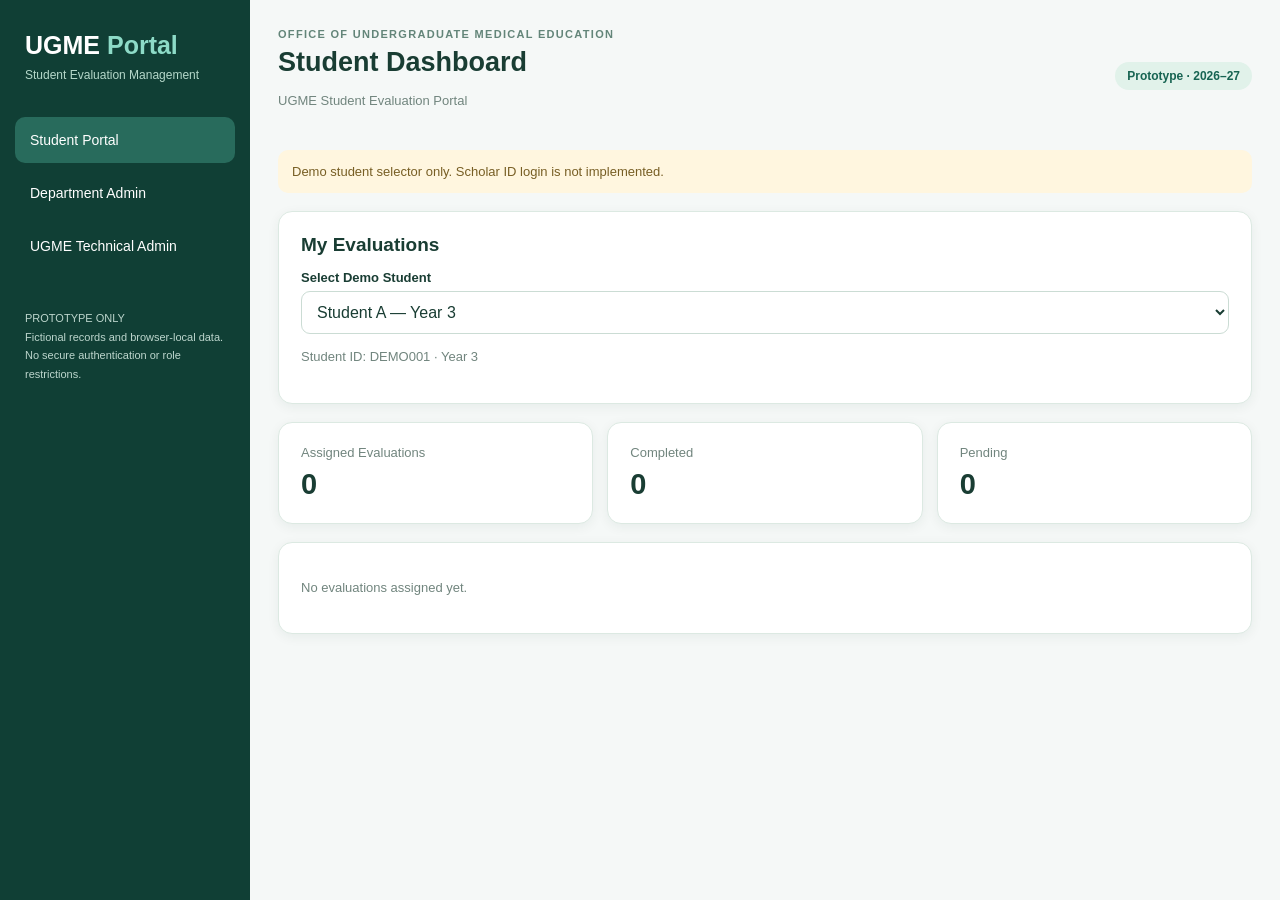
<file: index.html>
<!DOCTYPE html>
<html lang="en">
<head>
<meta charset="UTF-8">
<meta name="viewport" content="width=device-width, initial-scale=1">
<title>UGME Student Evaluation Portal</title>

<style>
:root{
  --green:#087f6b;
  --dark:#103f35;
  --text:#193d33;
  --muted:#71857e;
  --border:#dce9e2;
  --sage:#e7f3ec;
  --sage-light:#f7fbf8;
}
*{box-sizing:border-box}
body{
  margin:0;
  background:#f5f8f7;
  color:var(--text);
  font-family:Arial,sans-serif;
  display:flex;
  min-height:100vh;
}
.sidebar{
  width:250px;
  flex-shrink:0;
  background:var(--dark);
  color:white;
  padding:26px 15px;
}
.brand{
  font-size:25px;
  font-weight:800;
  margin:5px 10px 35px;
}
.brand small{
  display:block;
  font-size:12px;
  font-weight:400;
  color:#b5d8ca;
  margin-top:8px;
}
.nav{
  width:100%;
  display:block;
  padding:15px;
  border:0;
  border-radius:10px;
  margin-bottom:7px;
  background:transparent;
  color:white;
  text-align:left;
  cursor:pointer;
  font-size:14px;
}
.nav:hover,.nav.active{background:#286b5c}
.sidebar-note{
  font-size:11px;
  color:#bdd6cd;
  margin:40px 10px;
  line-height:1.7;
}
main{
  flex:1;
  min-width:0;
  padding:28px;
  max-width:1650px;
}
h1{font-size:27px;margin:7px 0}
h2{font-size:19px;margin:0 0 14px}
h3{font-size:15px;margin:0 0 10px}
p{line-height:1.6}
.header{
  display:flex;
  justify-content:space-between;
  align-items:center;
  margin-bottom:25px;
  gap:15px;
}
.eyebrow{
  font-size:11px;
  letter-spacing:1.3px;
  font-weight:bold;
  color:#638579;
}
.muted{font-size:13px;color:var(--muted)}
.card{
  background:white;
  border:1px solid var(--border);
  border-radius:14px;
  padding:22px;
  margin-bottom:18px;
  box-shadow:0 3px 12px #123d3010;
}
.grid,.fields,.management-grid{
  display:grid;
  grid-template-columns:repeat(auto-fit,minmax(190px,1fr));
  gap:14px;
}
label{
  display:block;
  font-size:13px;
  font-weight:600;
  margin:12px 0 6px;
}
input,select,textarea{
  width:100%;
  padding:11px;
  border:1px solid #cbdcd4;
  border-radius:9px;
  font:inherit;
  color:var(--text);
  background:white;
}
input:focus,select:focus,textarea:focus{
  outline:2px solid #9ed9c8;
  outline-offset:1px;
}
input[type=checkbox]{
  width:18px;
  height:18px;
  accent-color:var(--green);
  cursor:pointer;
}
textarea{min-height:85px}
.btn{
  border:0;
  border-radius:9px;
  background:var(--green);
  color:white;
  padding:12px 17px;
  font-weight:600;
  cursor:pointer;
  margin:8px 5px 8px 0;
}
.btn:hover{background:#086453}
.btn.secondary{background:#e5f0eb;color:#145846}
.btn.danger{background:#fbe9e6;color:#a33126}
.btn.small{padding:7px 10px;font-size:12px}
.btn.full{width:100%}
.pill{
  display:inline-block;
  padding:7px 12px;
  background:#e1f2ea;
  color:#176452;
  border-radius:25px;
  font-size:12px;
  font-weight:600;
}
.notice{
  padding:14px;
  background:#fff6df;
  color:#775e24;
  border-radius:10px;
  font-size:13px;
  margin-bottom:18px;
}
.metric{
  font-size:29px;
  font-weight:800;
  margin-top:8px;
}
.tool-card{
  padding:23px;
  border:1px solid #d8e8e1;
  background:#f1f8f5;
  border-radius:12px;
  font-weight:700;
  color:var(--dark);
  cursor:pointer;
  text-align:left;
}
.tool-card:hover{background:#dcefe8}
.tablewrap{overflow:auto}
table{
  width:100%;
  border-collapse:collapse;
  font-size:13px;
}
th,td{
  padding:12px;
  border-bottom:1px solid #e8efeb;
  text-align:left;
  vertical-align:top;
}
th{background:#f4f9f6;color:#426e61}
.checks{
  max-height:240px;
  overflow:auto;
  border:1px solid var(--border);
  border-radius:10px;
}
.check-row{
  display:flex;
  align-items:center;
  gap:12px;
  padding:12px;
  margin:0;
  border-bottom:1px solid #edf2ef;
  cursor:pointer;
  font-weight:400;
}
.check-row:hover{background:#e5f3e9}
.check-row strong{display:block;font-size:14px}
.check-row small{
  display:block;
  color:var(--muted);
  margin-top:4px;
}

/* LIGHT GREEN SECTION STYLING */

#assignForm{
  background:var(--sage-light);
  border:1px solid #e0eee5;
  border-radius:14px;
  padding:22px;
}
.section-label{
  background:var(--sage);
  color:#176452;
  padding:12px 16px;
  border-left:4px solid #4b9b7c;
  border-radius:8px;
  font-size:12px;
  letter-spacing:1px;
  text-transform:uppercase;
  font-weight:700;
  margin:24px 0 18px;
}
#targetArea .checks{
  background:#f2f9f4;
  border:1px solid #d7e9dd;
  border-radius:12px;
}
#targetArea .check-row{background:#f2f9f4}
#targetArea .check-row:hover{background:#e5f3e9}

/* STUDENT SELECTION PANELS */

.student-panels{
  display:grid;
  grid-template-columns:1fr 1fr;
  gap:16px;
  margin-top:16px;
}
.student-panel{
  border:1px solid #d5e7dc;
  border-radius:13px;
  overflow:hidden;
  background:white;
  min-width:0;
}
.student-panel-head{
  padding:16px;
  background:#eaf5ee;
  border-bottom:1px solid #d5e7dc;
}
.student-panel-head h3{margin:0 0 6px}
.student-panel-body{
  height:350px;
  overflow-y:auto;
}
.student-toolbar{
  padding:12px 15px;
  border-bottom:1px solid var(--border);
}
.student-row{
  display:flex;
  align-items:center;
  gap:12px;
  padding:13px;
  border-bottom:1px solid #edf2ef;
  cursor:pointer;
  margin:0;
  font-weight:400;
}
.student-row:hover{background:#f0f8f2}
.student-row.selected{
  background:#e4f3e9;
  border-left:3px solid #4b9b7c;
}
.avatar{
  width:39px;
  height:39px;
  border-radius:50%;
  background:#dcefe7;
  color:#176452;
  display:flex;
  align-items:center;
  justify-content:center;
  font-size:12px;
  font-weight:800;
  flex-shrink:0;
}
.student-details{flex:1;min-width:0}
.student-details strong{
  display:block;
  font-size:13px;
}
.student-details small{
  display:block;
  color:var(--muted);
  margin-top:5px;
}
.selected-header{
  display:flex;
  justify-content:space-between;
  align-items:center;
  gap:8px;
}
.empty-state{
  text-align:center;
  padding:55px 15px;
  color:var(--muted);
  font-size:13px;
}
.assignment-footer{
  display:flex;
  align-items:center;
  justify-content:space-between;
  gap:12px;
  flex-wrap:wrap;
  border-top:1px solid var(--border);
  padding-top:16px;
  margin-top:18px;
}
.summary{
  background:#f1f8f5;
  border-radius:12px;
  padding:18px;
}
.summary-line{
  display:flex;
  justify-content:space-between;
  gap:12px;
  padding:9px 0;
  font-size:13px;
}
.rating-row{
  padding:16px 0;
  border-bottom:1px solid #e9f0eb;
}
.rating-options{
  display:flex;
  flex-wrap:wrap;
  gap:8px;
}
.rating-option{
  display:inline-flex;
  align-items:center;
  gap:7px;
  padding:9px;
  border:1px solid var(--border);
  border-radius:8px;
  cursor:pointer;
  font-size:13px;
  font-weight:400;
  margin:0;
}
.rating-option input{width:auto}
@media(max-width:1050px){
  .student-panels{grid-template-columns:1fr}
}
@media(max-width:750px){
  body{display:block}
  .sidebar{width:100%}
  main{padding:16px}
  .header{display:block}
  .student-panel-body{height:270px}
  #assignForm{padding:14px}
}
</style>
</head>

<body>
<aside class="sidebar">
  <div class="brand">
    UGME <span style="color:#8ddbc7">Portal</span>
    <small>Student Evaluation Management</small>
  </div>
  <button class="nav active" data-page="student"> Student Portal</button>
  <button class="nav" data-page="department"> Department Admin</button>
  <button class="nav" data-page="technical"> UGME Technical Admin</button>
  <div class="sidebar-note">
    PROTOTYPE ONLY<br>
    Fictional records and browser-local data.<br>
    No secure authentication or role restrictions.
  </div>
</aside>

<main>
  <div class="header">
    <div>
      <div class="eyebrow">OFFICE OF UNDERGRADUATE MEDICAL EDUCATION</div>
      <h1 id="heading">Student Dashboard</h1>
      <p class="muted" id="subtitle">UGME Student Evaluation Portal</p>
    </div>
    <span class="pill">Prototype · 2026–27</span>
  </div>
  <div id="content"></div>
</main>

<script>
"use strict";

const KEY="ugme_demo_v3";
const YEARS=["Year 3","Year 4","Year 5"];

const TYPES={
  faculty:"Faculty Evaluation by Students",
  rotation:"End of Rotation Evaluation",
  teaching:"End of Teaching Activity Evaluation",
  cbil:"CBIL Evaluation"
};

const ROTATIONS={
  "Year 3":[
    "General Surgery","ENT","Eye","Family Medicine",
    "General Medicine","MNCH"
  ],
  "Year 4":[
    "Anaesthesia","Dermatology","Endocrinology",
    "Hospital Paediatrics",
    "Hospital Paediatrics (General Inpatient - verify name)",
    "Hospital Paediatrics (General Outpatient - verify name)",
    "Infectious Diseases and Microbiology",
    "Neonatology","Obstetric and Gynaecology",
    "Paediatric Neurology","Psychiatry","Pulmonology",
    "Selective & Electives","Specialty Surgery"
  ],
  "Year 5":[
    "Breast Surgery","Electives","Family Medicine",
    "General Surgery","Medicine","Urology"
  ]
};

const FORMS={
  faculty:{
    values:[2,3,4,5,6],
    scale:["Poor","Fair","Good","Very Good","Excellent"],
    sections:[{
      title:"Faculty Evaluation",
      questions:[
        "Facilitates learning",
        "Provides useful feedback",
        "Engages students as part of the health care team",
        "Holds students accountable",
        "Demonstrates professionalism",
        "Is an effective role model",
        "Overall effectiveness as a teacher"
      ]
    }],
    comments:["Additional Comments"]
  },
  rotation:{
    values:[1,2,3,4,5],
    scale:["Strongly disagree","Disagree","Neutral","Agree","Strongly agree"],
    sections:[
      {title:"Students' Perception of Learning",questions:[
        "The objectives of the rotation are well-defined",
        "My tasks are relevant to the learning objectives",
        "Small group learning activities meet their objectives",
        "I am encouraged to participate in meaningful tasks",
        "My tasks are suitably challenging",
        "My problem-solving skills are developing well",
        "I can put theoretical knowledge into practice"
      ]},
      {title:"Students' Perception of Teachers / Facilitators",questions:[
        "I know whom to contact as rotation coordinator",
        "Faculty are well prepared for teaching sessions",
        "Faculty are approachable and provide useful feedback"
      ]},
      {title:"Perception of Admin Staff",questions:[
        "Administrative staff communicate effectively",
        "Administrative staff coordinate the rotation well"
      ]},
      {title:"Perception of Learning Environment",questions:[
        "There is sufficient physical space for students",
        "There are adequate opportunities to interact with patients",
        "I feel included in the clinical team",
        "The rotation stimulates me to learn further"
      ]}
    ],
    comments:["Strengths of this rotation","Suggestions for improvement"]
  },
  teaching:{
    values:[1,2,3],
    scale:["Unsatisfactory","Satisfactory","Excellent"],
    sections:[{
      title:"Teaching Activity Evaluation",
      questions:[
        "Overall rating of the session",
        "Ability of the facilitator to engage the class",
        "Ability of the facilitator to effectively deliver the content",
        "If applicable, appropriate pre-reading material was provided"
      ]
    }],
    comments:["Suggestions for improvement"]
  },
  cbil:{
    values:[1,2,3,4,5,6,7],
    scale:["Unsatisfactory","Fair","Satisfactory","Good","Very Good","Excellent","Outstanding"],
    sections:[
      {title:"Evaluation of Facilitator",questions:[
        "Promotes an environment conducive to learning",
        "Helps students manage group function",
        "Gives constructive feedback to students",
        "Assists group in identifying misconceptions or learning deficiencies",
        "Rate the overall facilitation skills"
      ]},
      {title:"Evaluation of Learning Resources",questions:[
        "If applicable, appropriate pre-reading material was provided",
        "Pre/Post tests were relevant in clarifying my concepts"
      ]}
    ],
    comments:["Any other comments"]
  }
};

const DEFAULTS={
  rotations:ROTATIONS,
  forms:FORMS,
  students:[
    {id:"DEMO001",name:"Student A",email:"",year:"Year 3"},
    {id:"DEMO002",name:"Student B",email:"",year:"Year 3"},
    {id:"DEMO003",name:"Student C",email:"",year:"Year 4"},
    {id:"DEMO004",name:"Student D",email:"",year:"Year 5"}
  ],
  faculty:[
    {id:"F001",name:"Faculty Member A",department:"General Medicine",
      mappings:[{year:"Year 3",rotation:"General Medicine"}]},
    {id:"F002",name:"Faculty Member B",department:"General Surgery",
      mappings:[
        {year:"Year 3",rotation:"General Surgery"},
        {year:"Year 5",rotation:"General Surgery"}
      ]},
    {id:"F003",name:"Faculty Member C",department:"Family Medicine",
      mappings:[
        {year:"Year 3",rotation:"Family Medicine"},
        {year:"Year 5",rotation:"Family Medicine"}
      ]}
  ],
  admins:[],
  assignments:[],
  responses:[]
};

let saved={};
try{saved=JSON.parse(localStorage.getItem(KEY))||{}}catch(e){}

let db=structuredClone(DEFAULTS);
for(const key of Object.keys(DEFAULTS)){
  if(saved[key]!==undefined && typeof saved[key]===typeof DEFAULTS[key]){
    db[key]=saved[key];
  }
}

const $=id=>document.getElementById(id);
const save=()=>localStorage.setItem(KEY,JSON.stringify(db));
const uid=()=>crypto.randomUUID();

function esc(value){
  return String(value??"").replace(/[&<>"']/g,c=>({
    "&":"&amp;","<":"&lt;",">":"&gt;",'"':"&quot;","'":"&#39;"
  })[c]);
}
function options(items,selected=""){
  return items.map(x=>`<option value="${esc(x)}" ${x===selected?"selected":""}>${esc(x)}</option>`).join("");
}
function card(html){return `<section class="card">${html}</section>`}
function stat(label,value){
  return card(`<div class="muted">${esc(label)}</div><div class="metric">${value}</div>`);
}
function back(){
  return `<button class="btn secondary" onclick="render('technical')">← Back to Technical Admin</button>`;
}
function completed(a){
  return db.responses.some(r=>r.assignmentId===a.id);
}
function mapped(f,year,rotation){
  return (f.mappings||[]).some(m=>m.year===year&&m.rotation===rotation);
}
function table(headers,rows){
  return `<div class="tablewrap"><table><thead><tr>
    ${headers.map(h=>`<th>${esc(h)}</th>`).join("")}
    </tr></thead><tbody>
    ${rows.length?rows.map(r=>`<tr>${r.map(v=>`<td>${v}</td>`).join("")}</tr>`).join(""):
    `<tr><td colspan="${headers.length}">No records yet.</td></tr>`}
    </tbody></table></div>`;
}
function initials(name){
  return String(name).split(/\s+/).slice(0,2).map(x=>x[0]||"").join("").toUpperCase();
}
function downloadCSV(filename,rows){
  const text=rows.map(row=>row.map(v=>
    `"${String(v??"").replace(/"/g,'""')}"`
  ).join(",")).join("\r\n");
  const url=URL.createObjectURL(new Blob(["\uFEFF"+text],{type:"text/csv;charset=utf-8"}));
  const a=document.createElement("a");
  a.href=url;a.download=filename;a.click();
  setTimeout(()=>URL.revokeObjectURL(url),1000);
}
function parseCSV(text){
  const rows=[];let row=[],field="",quoted=false;
  text=text.replace(/^\uFEFF/,"");
  for(let i=0;i<text.length;i++){
    const c=text[i];
    if(c==='"'){
      if(quoted&&text[i+1]==='"'){field+='"';i++}
      else quoted=!quoted;
    }else if(c===","&&!quoted){
      row.push(field.trim());field="";
    }else if((c==="\r"||c==="\n")&&!quoted){
      if(c==="\r"&&text[i+1]==="\n")i++;
      row.push(field.trim());
      if(row.some(Boolean))rows.push(row);
      row=[];field="";
    }else field+=c;
  }
  if(quoted)throw Error("Unclosed CSV quote");
  row.push(field.trim());
  if(row.some(Boolean))rows.push(row);
  return rows;
}

let currentStudent="DEMO001";

function render(page="student"){
  document.querySelectorAll(".nav").forEach(b=>
    b.classList.toggle("active",b.dataset.page===page)
  );
  const headings={
    student:"Student Dashboard",
    department:"Department Admin",
    technical:"UGME Technical Admin",
    students:"Student Management",
    faculty:"Faculty Directory",
    rotations:"Rotation Management",
    forms:"Evaluation Form Builder",
    admins:"Admin Management",
    reports:"Evaluation Reports"
  };
  $("heading").textContent=headings[page]||"UGME Portal";
  $("subtitle").textContent="UGME Student Evaluation Portal";
  const pages={
    student:renderStudent,
    department:renderDepartment,
    technical:renderTechnical,
    students:renderStudents,
    faculty:renderFaculty,
    rotations:renderRotations,
    forms:renderForms,
    admins:renderAdmins,
    reports:renderReports
  };
  if(pages[page])pages[page]();
}

/* STUDENT PORTAL */

function renderStudent(){
  const student=db.students.find(s=>s.id===currentStudent)||db.students[0];
  if(!student){
    $("content").innerHTML=card("No students available.");
    return;
  }
  currentStudent=student.id;
  const assignments=db.assignments.filter(a=>a.studentId===student.id);
  const complete=assignments.filter(completed).length;

  $("content").innerHTML=`
    <div class="notice">Demo student selector only. Scholar ID login is not implemented.</div>
    ${card(`
      <h2>My Evaluations</h2>
      <label>Select Demo Student</label>
      <select id="studentSelect">
        ${db.students.map(s=>`<option value="${esc(s.id)}" ${s.id===student.id?"selected":""}>${esc(s.name)} — ${esc(s.year)}</option>`).join("")}
      </select>
      <p class="muted">Student ID: ${esc(student.id)} · ${esc(student.year)}</p>
    `)}
    <div class="grid">
      ${stat("Assigned Evaluations",assignments.length)}
      ${stat("Completed",complete)}
      ${stat("Pending",assignments.length-complete)}
    </div>
    ${assignments.length?assignments.map(a=>card(`
      <h3>${esc(TYPES[a.type])}</h3>
      <p class="muted">${esc(a.rotation)} · ${esc(a.facultyName||a.activity||"")}</p>
      ${completed(a)?`<span class="pill">Completed</span>`:
      `<button class="btn" data-open="${esc(a.id)}">Start Evaluation</button>`}
    `)).join(""):card(`<p class="muted">No evaluations assigned yet.</p>`)}
  `;

  $("studentSelect").onchange=e=>{
    currentStudent=e.target.value;
    renderStudent();
  };
  document.querySelectorAll("[data-open]").forEach(b=>
    b.onclick=()=>openEvaluation(b.dataset.open)
  );
}

/* UGME TECHNICAL ADMIN */

function renderTechnical(){
  $("content").innerHTML=`
    <div class="grid">
      ${stat("Students",db.students.length)}
      ${stat("Faculty",db.faculty.length)}
      ${stat("Assignments",db.assignments.length)}
      ${stat("Completed",db.assignments.filter(completed).length)}
    </div>
    ${card(`
      <h2>Management Tools</h2>
      <div class="management-grid">
        <button class="tool-card" onclick="render('students')">Student Management</button>
        <button class="tool-card" onclick="render('faculty')">Faculty Directory</button>
        <button class="tool-card" onclick="render('rotations')">Rotation Management</button>
        <button class="tool-card" onclick="render('forms')">Evaluation Form Builder</button>
        <button class="tool-card" onclick="render('admins')">Admin Management</button>
        <button class="tool-card" onclick="render('reports')">Evaluation Reports</button>
      </div>
    `)}
  `;
}

/* STUDENT MANAGEMENT */

function renderStudents(){
  $("content").innerHTML=back()+card(`
    <h2>Add Student</h2>
    <form id="studentForm">
      <div class="fields">
        <div><label>Student Name</label><input name="name" required></div>
        <div><label>Student ID</label><input name="id" required></div>
        <div><label>Email</label><input name="email" type="email"></div>
        <div><label>Academic Year</label><select name="year">${options(YEARS)}</select></div>
      </div>
      <button class="btn">Add Student</button>
    </form>
  `)+card(`
    <h2>Bulk Import Students</h2>
    <p class="muted">CSV columns: Name, Student ID, Email, Academic Year.</p>
    <button class="btn secondary" id="template">Download Sample CSV</button>
    <input type="file" id="csvFile" accept=".csv">
    <button class="btn" id="importCSV">Import Students</button>
  `)+card(`
    <h2>Student Directory</h2>
    ${table(["Student Name","Student ID","Email","Year","Action"],
      db.students.map(s=>[
        esc(s.name),esc(s.id),esc(s.email||"—"),esc(s.year),
        `<button class="btn danger small" data-delete-student="${esc(s.id)}">Remove</button>`
      ])
    )}
  `);

  $("studentForm").onsubmit=e=>{
    e.preventDefault();
    const d=new FormData(e.target);
    const id=String(d.get("id")).trim();
    if(db.students.some(s=>s.id===id))return alert("Student ID already exists.");
    db.students.push({
      id,
      name:String(d.get("name")).trim(),
      email:String(d.get("email")).trim(),
      year:d.get("year")
    });
    save();renderStudents();
  };

  $("template").onclick=()=>downloadCSV("student-template.csv",[
    ["Name","Student ID","Email","Academic Year"],
    ["Demo Student E","DEMO005","demo@example.org","Year 3"]
  ]);

  $("importCSV").onclick=async()=>{
    const file=$("csvFile").files[0];
    if(!file)return alert("Choose a CSV file.");
    try{
      const rows=parseCSV(await file.text());
      const expected=["name","student id","email","academic year"];
      if(!rows.length||rows[0].map(x=>x.toLowerCase()).join("|")!==expected.join("|")){
        throw Error("Incorrect CSV headings.");
      }
      const ids=new Set(db.students.map(s=>s.id));
      const incoming=[];
      for(const [i,r] of rows.slice(1).entries()){
        if(r.length!==4||!r[0]||!r[1]||!YEARS.includes(r[3])||ids.has(r[1])){
          throw Error("Invalid or duplicate row "+(i+2));
        }
        ids.add(r[1]);
        incoming.push({name:r[0],id:r[1],email:r[2],year:r[3]});
      }
      db.students.push(...incoming);
      save();
      alert(incoming.length+" students imported.");
      renderStudents();
    }catch(err){
      alert("Import failed: "+err.message);
    }
  };

  document.querySelectorAll("[data-delete-student]").forEach(b=>b.onclick=()=>{
    const id=b.dataset.deleteStudent;
    if(db.assignments.some(a=>a.studentId===id)){
      return alert("Student has evaluation assignments.");
    }
    if(!confirm("Remove this demo student?"))return;
    db.students=db.students.filter(s=>s.id!==id);
    save();renderStudents();
  });
}

/* ROTATION MANAGEMENT */

function renderRotations(){
  $("content").innerHTML=back()+card(`
    <h2>Add Rotation</h2>
    <form id="rotationForm">
      <div class="fields">
        <div><label>Academic Year</label><select name="year">${options(YEARS)}</select></div>
        <div><label>Rotation Name</label><input name="rotation" required></div>
      </div>
      <button class="btn">Add Rotation</button>
    </form>
  `)+YEARS.map(year=>card(`
    <h2>${year} — ${db.rotations[year].length} Rotations</h2>
    ${table(["Rotation","Action"],db.rotations[year].map(r=>[
      esc(r),
      `<button class="btn danger small" data-year="${esc(year)}" data-rotation="${esc(r)}">Remove</button>`
    ]))}
  `)).join("");

  $("rotationForm").onsubmit=e=>{
    e.preventDefault();
    const d=new FormData(e.target);
    const year=d.get("year"),rotation=String(d.get("rotation")).trim();
    if(db.rotations[year].some(r=>r.toLowerCase()===rotation.toLowerCase())){
      return alert("Rotation already exists.");
    }
    db.rotations[year].push(rotation);
    save();renderRotations();
  };

  document.querySelectorAll("[data-rotation]").forEach(b=>b.onclick=()=>{
    const year=b.dataset.year,r=b.dataset.rotation;
    if(db.faculty.some(f=>mapped(f,year,r))||
       db.assignments.some(a=>a.year===year&&a.rotation===r)){
      return alert("Rotation is linked to faculty or assignments.");
    }
    if(!confirm("Remove rotation?"))return;
    db.rotations[year]=db.rotations[year].filter(x=>x!==r);
    save();renderRotations();
  });
}

/* FACULTY DIRECTORY */

function renderFaculty(){
  $("content").innerHTML=back()+card(`
    <h2>Add Faculty / Map Rotation</h2>
    <p class="muted">Faculty can be mapped to multiple years and rotations.</p>
    <form id="facultyForm">
      <div class="fields">
        <div><label>Faculty Name</label><input name="name" required></div>
        <div><label>Department</label><input name="department" required></div>
        <div><label>Academic Year</label><select name="year" id="facultyYear">${options(YEARS)}</select></div>
        <div><label>Rotation</label><select name="rotation" id="facultyRotation" required></select></div>
      </div>
      <button class="btn">Save Faculty Mapping</button>
    </form>
  `)+card(`
    <h2>Faculty Directory</h2>
    ${table(["Faculty","Department","Year / Rotation","Action"],
      db.faculty.map(f=>[
        esc(f.name),
        esc(f.department),
        (f.mappings||[]).map(m=>`${esc(m.year)} — ${esc(m.rotation)}`).join("<br>"),
        `<button class="btn danger small" data-delete-faculty="${esc(f.id)}">Remove</button>`
      ])
    )}
  `);

  const update=()=>{
    $("facultyRotation").innerHTML=options(db.rotations[$("facultyYear").value]);
  };
  $("facultyYear").onchange=update;
  update();

  $("facultyForm").onsubmit=e=>{
    e.preventDefault();
    const d=new FormData(e.target);
    const name=String(d.get("name")).trim();
    const department=String(d.get("department")).trim();
    const year=d.get("year"),rotation=d.get("rotation");
    let f=db.faculty.find(x=>
      x.name.toLowerCase()===name.toLowerCase()&&
      x.department.toLowerCase()===department.toLowerCase()
    );
    if(!f){
      f={id:uid(),name,department,mappings:[]};
      db.faculty.push(f);
    }
    if(mapped(f,year,rotation))return alert("Mapping already exists.");
    f.mappings.push({year,rotation});
    save();renderFaculty();
  };

  document.querySelectorAll("[data-delete-faculty]").forEach(b=>b.onclick=()=>{
    const id=b.dataset.deleteFaculty;
    if(db.assignments.some(a=>a.facultyId===id)){
      return alert("Faculty has evaluation assignments.");
    }
    if(!confirm("Remove faculty?"))return;
    db.faculty=db.faculty.filter(f=>f.id!==id);
    save();renderFaculty();
  });
}

/* ADMIN MANAGEMENT */

function renderAdmins(){
  $("content").innerHTML=back()+card(`
    <h2>Admin Management</h2>
    <p class="muted">Demo directory only. These entries do not create secure logins.</p>
    <form id="adminForm">
      <div class="fields">
        <div><label>Name</label><input name="name" required></div>
        <div><label>Email</label><input name="email" type="email" required></div>
        <div><label>Department</label><input name="department" required></div>
        <div><label>Role</label><select name="role">
          <option>Department Admin</option>
          <option>UGME Technical Admin</option>
        </select></div>
      </div>
      <button class="btn">Add Admin</button>
    </form>
  `)+card(`
    <h2>Admin Directory</h2>
    ${table(["Name","Email","Department","Role","Action"],
      db.admins.map(a=>[
        esc(a.name),esc(a.email),esc(a.department),esc(a.role),
        `<button class="btn danger small" data-delete-admin="${esc(a.id)}">Remove</button>`
      ])
    )}
  `);

  $("adminForm").onsubmit=e=>{
    e.preventDefault();
    const d=new FormData(e.target);
    const email=String(d.get("email")).trim().toLowerCase();
    if(db.admins.some(a=>a.email===email))return alert("Email already exists.");
    db.admins.push({
      id:uid(),
      name:String(d.get("name")).trim(),
      email,
      department:String(d.get("department")).trim(),
      role:d.get("role")
    });
    save();renderAdmins();
  };

  document.querySelectorAll("[data-delete-admin]").forEach(b=>b.onclick=()=>{
    if(!confirm("Remove admin?"))return;
    db.admins=db.admins.filter(a=>a.id!==b.dataset.deleteAdmin);
    save();renderAdmins();
  });
}

/* FORM BUILDER */

function renderForms(){
  $("content").innerHTML=back()+card(`
    <h2>Evaluation Form Builder</h2>
    <p class="muted">Manage the four evaluation questionnaires.</p>
    <label>Evaluation Form</label>
    <select id="formType">
      ${Object.entries(TYPES).map(([k,v])=>`<option value="${k}">${esc(v)}</option>`).join("")}
    </select>
  `)+`<div id="formArea"></div>`;

  function show(){
    const type=$("formType").value,form=db.forms[type];
    $("formArea").innerHTML=card(`
      <h2>${esc(TYPES[type])}</h2>
      <p class="muted">Scale: ${form.values.map((v,i)=>v+" = "+form.scale[i]).join(" · ")}</p>
      ${form.sections.map((section,si)=>`
        <h3>${esc(section.title)}</h3>
        ${table(["#","Question","Action"],section.questions.map((q,qi)=>[
          qi+1,
          esc(q),
          `<button class="btn danger small" data-section="${si}" data-question="${qi}">Remove</button>`
        ]))}
      `).join("")}
      <form id="questionForm">
        <label>Section</label>
        <select name="section">
          ${form.sections.map((s,i)=>`<option value="${i}">${esc(s.title)}</option>`).join("")}
        </select>
        <label>New Question</label>
        <input name="question" required>
        <button class="btn">Add Question</button>
      </form>
    `);

    $("questionForm").onsubmit=e=>{
      e.preventDefault();
      const d=new FormData(e.target);
      form.sections[Number(d.get("section"))].questions.push(String(d.get("question")).trim());
      save();show();
    };

    document.querySelectorAll("[data-question]").forEach(b=>b.onclick=()=>{
      if(!confirm("Remove question from future evaluations?"))return;
      form.sections[Number(b.dataset.section)].questions.splice(Number(b.dataset.question),1);
      save();show();
    });
  }

  $("formType").onchange=show;
  show();
}

/* DEPARTMENT ADMIN — TWO-PANEL STUDENT SELECTION */

function renderDepartment(){
  $("content").innerHTML=`
    <div class="notice">
      Department Admin can assign evaluations and view completion status.
      Individual student responses are not shown here.
    </div>

    ${card(`
      <h2>Assign Student Evaluations</h2>
      <p class="muted">Select the academic year, rotation, evaluation form and faculty.</p>

      <form id="assignForm">
        <div class="section-label">1. Evaluation Details</div>
        <div class="fields">
          <div>
            <label>Academic Year</label>
            <select name="year" id="assignYear">${options(YEARS)}</select>
          </div>
          <div>
            <label>Rotation Number</label>
            <input name="rotationNo" type="number" min="1" placeholder="Optional">
          </div>
          <div>
            <label>Rotation</label>
            <select name="rotation" id="assignRotation" required></select>
          </div>
          <div>
            <label>Evaluation Form</label>
            <select name="type" id="assignType">
              ${Object.entries(TYPES).map(([k,v])=>`<option value="${k}">${esc(v)}</option>`).join("")}
            </select>
          </div>
          <div>
            <label>Rotation Start Date</label>
            <input name="startDate" type="date">
          </div>
          <div>
            <label>Rotation End Date</label>
            <input name="endDate" type="date">
          </div>
        </div>

        <div id="targetArea"></div>

        <div class="section-label">3. Assign Students</div>

        <div class="student-panels">
          <div class="student-panel">
            <div class="student-panel-head">
              <h3>Available Students</h3>
              <span class="muted">Search and select students</span>
            </div>
            <div class="student-toolbar">
              <input id="studentSearch" placeholder="Search name or Student ID">
              <label style="display:flex;align-items:center;gap:9px;margin-top:12px">
                <input type="checkbox" id="selectAll">
                Select All Displayed
              </label>
              <span class="muted" id="availableCount"></span>
            </div>
            <div class="student-panel-body" id="studentChoices"></div>
          </div>

          <div class="student-panel">
            <div class="student-panel-head">
              <div class="selected-header">
                <h3>Selected Students</h3>
                <span class="pill" id="selectedCount">0</span>
              </div>
              <span class="muted">Review selections before assigning</span>
            </div>
            <div class="student-toolbar" style="display:flex;justify-content:space-between;align-items:center">
              <span class="muted">Selected student list</span>
              <button type="button" class="btn secondary small" id="clearStudents">Clear All</button>
            </div>
            <div class="student-panel-body" id="selectedStudents"></div>
          </div>
        </div>
      </form>

      <div class="assignment-footer">
        <div>
          <strong id="totalText">0 evaluations ready to assign</strong>
          <p class="muted" style="margin:5px 0">Assignments will appear in the Student Portal.</p>
        </div>
        <div>
          <button class="btn secondary" id="viewStatus">View Evaluation Status</button>
          <button class="btn" id="assignButton">Review & Assign Evaluations</button>
        </div>
      </div>
    `)}

    ${card(`
      <h2>Assignment Summary</h2>
      <div class="grid">
        ${stat("Students Selected",`<span id="sumStudents">0</span>`)}
        ${stat("Faculty Selected",`<span id="sumFaculty">0</span>`)}
        ${stat("Total Evaluations",`<span id="sumTotal">0</span>`)}
      </div>
      <div class="summary">
        <div class="summary-line"><span>Academic Year</span><strong id="sumYear">—</strong></div>
        <div class="summary-line"><span>Rotation</span><strong id="sumRotation">—</strong></div>
        <div class="summary-line"><span>Evaluation Form</span><strong id="sumType">—</strong></div>
      </div>
    `)}

    <div id="evaluationStatus">
      ${card(`
        <h2>Evaluation Completion Status</h2>
        <p class="muted">Department Admin can view submission status, not confidential ratings or comments.</p>
        ${table(
          ["Student","Year","Rotation","Evaluation Form","Faculty / Activity","Status"],
          db.assignments.map(a=>[
            esc(db.students.find(s=>s.id===a.studentId)?.name||a.studentId),
            esc(a.year),
            esc(a.rotation),
            esc(TYPES[a.type]),
            esc(a.facultyName||a.activity||"—"),
            completed(a)?"Completed":"Pending"
          ])
        )}
      `)}
    </div>
  `;

  const selected=new Set();

  function eligibleStudents(){
    const year=$("assignYear").value;
    const search=$("studentSearch").value.trim().toLowerCase();
    return db.students.filter(s=>
      s.year===year&&
      (!search||
       s.name.toLowerCase().includes(search)||
       s.id.toLowerCase().includes(search))
    );
  }

  function refreshRotations(){
    const year=$("assignYear").value;
    $("assignRotation").innerHTML=options(db.rotations[year]||[]);
    refreshTarget();
  }

  function refreshTarget(){
    const year=$("assignYear").value;
    const rotation=$("assignRotation").value;
    const type=$("assignType").value;

    if(type==="faculty"){
      const faculty=db.faculty.filter(f=>mapped(f,year,rotation));

      $("targetArea").innerHTML=`
        <div class="section-label">2. Select Faculty to Evaluate</div>
        <p class="muted">Faculty assigned to ${esc(year)} — ${esc(rotation)}</p>
        <div class="checks">
          ${faculty.length?faculty.map(f=>`
            <label class="check-row">
              <input type="checkbox" class="facultyCheck" value="${esc(f.id)}">
              <span>
                <strong>${esc(f.name)}</strong>
                <small>${esc(f.department)}</small>
              </span>
            </label>
          `).join(""):`
            <p class="muted" style="padding:15px">
              No faculty mapped to this rotation.
              Add faculty under UGME Technical Admin → Faculty Directory.
            </p>
          `}
        </div>
      `;

      document.querySelectorAll(".facultyCheck").forEach(b=>{
        b.onchange=updateSummary;
      });

    }else if(type==="teaching"||type==="cbil"){
      $("targetArea").innerHTML=`
        <div class="section-label">2. Session Details</div>
        <label>${type==="cbil"?"CBIL Session Title":"Teaching Activity / Session Title"}</label>
        <input name="activity" id="activityTitle" required placeholder="Enter complete session title">
      `;
    }else{
      $("targetArea").innerHTML=`
        <div class="section-label">2. Rotation Evaluation</div>
        <p class="muted">Students will evaluate the selected rotation.</p>
      `;
    }

    updateSummary();
  }

  function refreshStudents(){
    const students=eligibleStudents();
    $("availableCount").textContent=students.length+" students displayed";

    $("studentChoices").innerHTML=students.length?
      students.map(s=>`
        <label class="student-row ${selected.has(s.id)?"selected":""}">
          <span class="avatar">${esc(initials(s.name))}</span>
          <span class="student-details">
            <strong>${esc(s.name)}</strong>
            <small>Student ID: ${esc(s.id)}</small>
          </span>
          <input type="checkbox" class="studentCheck" value="${esc(s.id)}" ${selected.has(s.id)?"checked":""}>
        </label>
      `).join(""):
      `<div class="empty-state">No matching students found.</div>`;

    document.querySelectorAll(".studentCheck").forEach(b=>{
      b.onchange=()=>{
        if(b.checked)selected.add(b.value);
        else selected.delete(b.value);
        refreshStudents();
      };
    });

    refreshSelected();
  }

  function refreshSelected(){
    const students=db.students.filter(s=>selected.has(s.id));

    $("selectedStudents").innerHTML=students.length?
      students.map(s=>`
        <div class="student-row">
          <span class="avatar">${esc(initials(s.name))}</span>
          <span class="student-details">
            <strong>${esc(s.name)}</strong>
            <small>Student ID: ${esc(s.id)}</small>
          </span>
          <button type="button" class="btn secondary small removeStudent" data-id="${esc(s.id)}">✕</button>
        </div>
      `).join(""):
      `<div class="empty-state">
        <div style="font-size:32px;margin-bottom:12px">👥</div>
        No students selected yet.<br>
        Select students from the left panel.
      </div>`;

    document.querySelectorAll(".removeStudent").forEach(b=>{
      b.onclick=()=>{
        selected.delete(b.dataset.id);
        refreshStudents();
      };
    });

    updateSummary();
  }

  function updateSummary(){
    const type=$("assignType").value;
    const facultyCount=type==="faculty"?
      document.querySelectorAll(".facultyCheck:checked").length:0;
    const total=selected.size*(type==="faculty"?facultyCount:1);

    $("selectedCount").textContent=selected.size;
    $("sumStudents").textContent=selected.size;
    $("sumFaculty").textContent=facultyCount;
    $("sumTotal").textContent=total;
    $("totalText").textContent=total+" evaluations ready to assign";
    $("sumYear").textContent=$("assignYear").value;
    $("sumRotation").textContent=$("assignRotation").value||"—";
    $("sumType").textContent=TYPES[type];

    const visible=eligibleStudents();
    $("selectAll").checked=visible.length>0&&visible.every(s=>selected.has(s.id));
  }

  $("assignYear").onchange=()=>{
    selected.clear();
    refreshRotations();
    refreshStudents();
  };
  $("assignRotation").onchange=refreshTarget;
  $("assignType").onchange=refreshTarget;
  $("studentSearch").oninput=refreshStudents;

  $("selectAll").onchange=e=>{
    eligibleStudents().forEach(s=>{
      if(e.target.checked)selected.add(s.id);
      else selected.delete(s.id);
    });
    refreshStudents();
  };

  $("clearStudents").onclick=()=>{
    selected.clear();
    refreshStudents();
  };

  $("viewStatus").onclick=()=>{
    $("evaluationStatus").scrollIntoView({behavior:"smooth"});
  };

  $("assignButton").onclick=()=>{
    $("assignForm").requestSubmit();
  };

  $("assignForm").onsubmit=e=>{
    e.preventDefault();
    if(!$("assignForm").reportValidity())return;

    const d=new FormData(e.target);
    const year=d.get("year");
    const rotation=d.get("rotation");
    const type=d.get("type");
    const rotationNo=String(d.get("rotationNo")||"");
    const startDate=String(d.get("startDate")||"");
    const endDate=String(d.get("endDate")||"");
    const activity=String(d.get("activity")||"").trim();

    if(!selected.size)return alert("Please select at least one student.");
    if(!rotation)return alert("Please select a rotation.");

    if(startDate&&endDate&&endDate<startDate){
      return alert("Rotation end date cannot be earlier than start date.");
    }

    const facultyIds=type==="faculty"?
      [...document.querySelectorAll(".facultyCheck:checked")].map(b=>b.value):
      [null];

    if(!facultyIds.length){
      return alert("Please select at least one faculty member.");
    }

    const count=selected.size*facultyIds.length;
    if(!confirm(
      `Please review:\n\nAcademic Year: ${year}\nRotation: ${rotation}\nStudents: ${selected.size}\nFaculty/Targets: ${facultyIds.length}\nTotal Evaluations: ${count}\n\nContinue?`
    ))return;

    let added=0;

    for(const studentId of selected){
      for(const facultyId of facultyIds){
        const faculty=facultyId?
          db.faculty.find(f=>f.id===facultyId):null;

        if(type==="faculty"&&(!faculty||!mapped(faculty,year,rotation))){
          continue;
        }

        const duplicate=db.assignments.some(a=>
          a.studentId===studentId&&
          a.year===year&&
          a.rotation===rotation&&
          a.rotationNo===rotationNo&&
          a.type===type&&
          (type==="faculty"?
            a.facultyId===facultyId:
            type==="rotation"||a.activity===activity)
        );

        if(duplicate)continue;

        db.assignments.push({
          id:uid(),
          studentId,
          year,
          rotation,
          rotationNo,
          type,
          facultyId:facultyId||"",
          facultyName:faculty?.name||"",
          activity,
          startDate,
          endDate
        });
        added++;
      }
    }

    save();
    alert(`${added} evaluation assignments created.\nDuplicates were skipped.`);
    renderDepartment();
  };

  refreshRotations();
  refreshStudents();
}

/* EVALUATION QUESTIONNAIRE */

function openEvaluation(id){
  const a=db.assignments.find(x=>x.id===id);
  if(!a||completed(a))return alert("Evaluation unavailable.");
  if(a.studentId!==currentStudent)return alert("This evaluation is not assigned to the selected demo student.");

  const form=structuredClone(db.forms[a.type]);
  const questions=form.sections.flatMap(s=>s.questions);

  $("heading").textContent=TYPES[a.type];
  $("subtitle").textContent=a.year+" · "+a.rotation;

  $("content").innerHTML=card(`
    <button class="btn secondary" onclick="render('student')">← Back to Student Dashboard</button>
    <h2>${esc(TYPES[a.type])}</h2>
    <p class="muted">
      ${esc(a.year)} · ${esc(a.rotation)}
      ${a.facultyName?" · "+esc(a.facultyName):""}
      ${a.activity?" · "+esc(a.activity):""}
    </p>

    <form id="evaluationForm">
      ${form.sections.map((section,si)=>`
        <div class="section-label">${esc(section.title)}</div>
        ${section.questions.map((q,qi)=>{
          const index=form.sections.slice(0,si).reduce((n,s)=>n+s.questions.length,0)+qi;
          return `<div class="rating-row">
            <label>${index+1}. ${esc(q)}</label>
            <div class="rating-options">
              ${form.values.map((v,i)=>`
                <label class="rating-option">
                  <input type="radio" name="q${index}" value="${v}" required>
                  ${v} — ${esc(form.scale[i])}
                </label>
              `).join("")}
            </div>
          </div>`;
        }).join("")}
      `).join("")}

      ${form.comments.map((c,i)=>`
        <label>${esc(c)}</label>
        <textarea name="comment${i}"></textarea>
      `).join("")}

      <button class="btn">Submit Evaluation</button>
    </form>
  `);

  $("evaluationForm").onsubmit=e=>{
    e.preventDefault();
    if(completed(a))return alert("Already submitted.");

    const d=new FormData(e.target);
    db.responses.push({
      assignmentId:a.id,
      studentId:a.studentId,
      year:a.year,
      rotation:a.rotation,
      type:a.type,
      facultyId:a.facultyId,
      facultyName:a.facultyName,
      activity:a.activity,
      questions,
      ratings:questions.map((_,i)=>Number(d.get("q"+i))),
      comments:form.comments.map((label,i)=>({
        label,
        text:String(d.get("comment"+i)||"")
      })),
      date:new Date().toISOString()
    });

    save();
    alert("Evaluation submitted in this demo.");
    render("student");
  };
}

/* TECHNICAL ADMIN REPORTS */

function renderReports(){
  $("content").innerHTML=back()+`
    <div class="notice">
      Confidential response data is shown for prototype demonstration only.
      Production access must be enforced through a secure backend.
    </div>
    ${card(`
      <h2>Filter Evaluation Reports</h2>
      <div class="fields">
        <div><label>Academic Year</label><select id="reportYear">
          <option value="">All Years</option>${options(YEARS)}
        </select></div>
        <div><label>Evaluation Form</label><select id="reportType">
          <option value="">All Forms</option>
          ${Object.entries(TYPES).map(([k,v])=>`<option value="${k}">${esc(v)}</option>`).join("")}
        </select></div>
        <div><label>Rotation</label><select id="reportRotation"></select></div>
        <div><label>Status</label><select id="reportStatus">
          <option value="">All Statuses</option>
          <option value="Completed">Completed</option>
          <option value="Pending">Pending</option>
        </select></div>
      </div>
    `)}
    <div class="grid" id="reportStats"></div>
    ${card(`
      <h2>Completion Report</h2>
      <button class="btn" id="exportCompletion">Export Completion CSV</button>
      <div id="completionTable"></div>
    `)}
    ${card(`
      <h2>Detailed Evaluation Responses</h2>
      <button class="btn" id="exportResponses">Export Detailed Responses CSV</button>
      <div id="responsesTable"></div>
    `)}
    ${card(`
      <h2>Summary Report</h2>
      <button class="btn" id="exportSummary">Export Summary CSV</button>
      <div id="summaryTable"></div>
    `)}
  `;

  let filteredAssignments=[],filteredResponses=[],summaryRows=[];

  function refreshRotations(){
    const year=$("reportYear").value;
    const rotations=year?db.rotations[year]:
      [...new Set(YEARS.flatMap(y=>db.rotations[y]))].sort();
    $("reportRotation").innerHTML=
      `<option value="">All Rotations</option>`+options(rotations);
  }

  function refresh(){
    const year=$("reportYear").value;
    const type=$("reportType").value;
    const rotation=$("reportRotation").value;
    const status=$("reportStatus").value;

    filteredAssignments=db.assignments.filter(a=>
      (!year||a.year===year)&&
      (!type||a.type===type)&&
      (!rotation||a.rotation===rotation)&&
      (!status||(completed(a)?"Completed":"Pending")===status)
    );

    const ids=new Set(filteredAssignments.map(a=>a.id));
    filteredResponses=db.responses.filter(r=>ids.has(r.assignmentId));

    $("reportStats").innerHTML=
      stat("Assigned",filteredAssignments.length)+
      stat("Completed",filteredAssignments.filter(completed).length)+
      stat("Pending",filteredAssignments.filter(a=>!completed(a)).length);

    $("completionTable").innerHTML=table(
      ["Student ID","Year","Rotation","Form","Faculty / Activity","Status"],
      filteredAssignments.map(a=>[
        esc(a.studentId),
        esc(a.year),
        esc(a.rotation),
        esc(TYPES[a.type]),
        esc(a.facultyName||a.activity||"—"),
        completed(a)?"Completed":"Pending"
      ])
    );

    $("responsesTable").innerHTML=table(
      ["Form","Year","Rotation","Faculty / Activity","Ratings","Comments"],
      filteredResponses.map(r=>[
        esc(TYPES[r.type]),
        esc(r.year),
        esc(r.rotation),
        esc(r.facultyName||r.activity||"—"),
        esc(r.ratings.join(", ")),
        esc(r.comments.map(c=>c.text).filter(Boolean).join(" | "))
      ])
    );

    const groups=new Map();

    for(const r of filteredResponses){
      const key=[r.type,r.year,r.rotation,r.facultyId||r.facultyName||r.activity||""].join("||");
      if(!groups.has(key)){
        groups.set(key,{
          type:r.type,
          year:r.year,
          rotation:r.rotation,
          target:r.facultyName||r.activity||"—",
          count:0,
          ratings:[]
        });
      }
      const g=groups.get(key);
      g.count++;
      g.ratings.push(...r.ratings.filter(Number.isFinite));
    }

    summaryRows=[...groups.values()].map(g=>({
      ...g,
      mean:g.ratings.length?
        (g.ratings.reduce((a,b)=>a+b,0)/g.ratings.length).toFixed(2):""
    }));

    $("summaryTable").innerHTML=table(
      ["Form","Year","Rotation","Faculty / Activity","Responses","Mean Rating"],
      summaryRows.map(g=>[
        esc(TYPES[g.type]),
        esc(g.year),
        esc(g.rotation),
        esc(g.target),
        g.count,
        esc(g.mean)
      ])
    );
  }

  $("reportYear").onchange=()=>{
    refreshRotations();
    refresh();
  };
  $("reportType").onchange=refresh;
  $("reportRotation").onchange=refresh;
  $("reportStatus").onchange=refresh;

  $("exportCompletion").onclick=()=>downloadCSV("ugme-completion.csv",[
    ["Student ID","Year","Rotation","Form","Faculty / Activity","Status"],
    ...filteredAssignments.map(a=>[
      a.studentId,a.year,a.rotation,TYPES[a.type],
      a.facultyName||a.activity||"",
      completed(a)?"Completed":"Pending"
    ])
  ]);

  $("exportResponses").onclick=()=>{
    const rows=[[
      "Student ID","Year","Rotation","Form","Faculty","Activity",
      "Question","Rating","Comment Field","Comment","Submitted At"
    ]];

    for(const r of filteredResponses){
      r.questions.forEach((q,i)=>rows.push([
        r.studentId,r.year,r.rotation,TYPES[r.type],
        r.facultyName,r.activity,q,r.ratings[i],"","",r.date
      ]));
      r.comments.forEach(c=>rows.push([
        r.studentId,r.year,r.rotation,TYPES[r.type],
        r.facultyName,r.activity,"","",c.label,c.text,r.date
      ]));
    }
    downloadCSV("ugme-detailed-responses.csv",rows);
  };

  $("exportSummary").onclick=()=>downloadCSV("ugme-summary.csv",[
    ["Form","Year","Rotation","Faculty / Activity","Response Count","Mean Rating"],
    ...summaryRows.map(g=>[
      TYPES[g.type],g.year,g.rotation,g.target,g.count,g.mean
    ])
  ]);

  refreshRotations();
  refresh();
}

/* START PORTAL */

document.querySelectorAll(".nav").forEach(b=>{
  b.addEventListener("click",()=>render(b.dataset.page));
});

render("student");
</script>
</body>
</html>
</file>
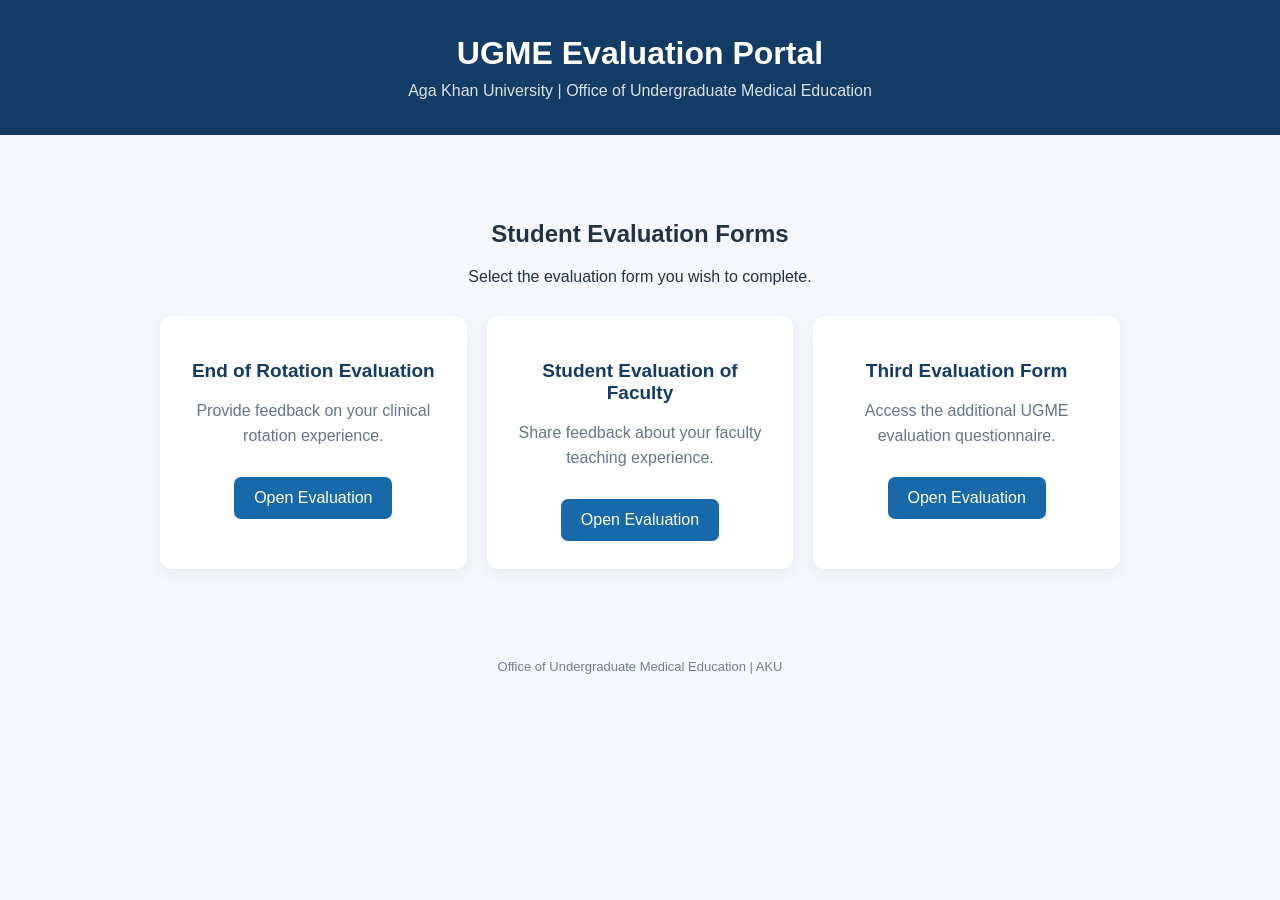
<file: indexx.html>
<!DOCTYPE html>
<html lang="en">
<head>
<meta charset="UTF-8">
<meta name="viewport" content="width=device-width, initial-scale=1.0">
<title>UGME Evaluation Portal</title>
 
<style>

* {

  box-sizing: border-box;

}
 
body {

  margin: 0;

  font-family: Arial, sans-serif;

  background: #f4f7fb;

  color: #243247;

}
 
header {

  background: #123b66;

  color: white;

  padding: 35px 20px;

  text-align: center;

}
 
header h1 {

  margin: 0 0 10px;

}
 
header p {

  margin: 0;

  opacity: .85;

}
 
main {

  max-width: 1000px;

  margin: 45px auto;

  padding: 20px;

}
 
.intro {

  text-align: center;

  margin-bottom: 30px;

}
 
.cards {

  display: grid;

  grid-template-columns: repeat(auto-fit, minmax(250px, 1fr));

  gap: 20px;

}
 
.card {

  background: white;

  border-radius: 12px;

  padding: 28px;

  box-shadow: 0 4px 15px rgba(0,0,0,.06);

  text-align: center;

}
 
.card h2 {

  font-size: 19px;

  color: #123b66;

}
 
.card p {

  color: #64748b;

  line-height: 1.6;

}
 
.card a {

  display: inline-block;

  margin-top: 12px;

  padding: 12px 20px;

  background: #1769aa;

  color: white;

  text-decoration: none;

  border-radius: 7px;

}
 
.card a:hover {

  background: #104b7b;

}
 
footer {

  text-align: center;

  padding: 25px;

  color: #718096;

  font-size: 13px;

}
 
</style>
</head>
 
<body>
 
<header>
<h1>UGME Evaluation Portal</h1>
<p>Aga Khan University | Office of Undergraduate Medical Education</p>
</header>
 
<main>
 
  <section class="intro">
<h2>Student Evaluation Forms</h2>
<p>Select the evaluation form you wish to complete.</p>
</section>
 
  <section class="cards">
 
    <div class="card">
<h2>End of Rotation Evaluation</h2>
<p>Provide feedback on your clinical rotation experience.</p>
<a href="#">Open Evaluation</a>
</div>
 
    <div class="card">
<h2>Student Evaluation of Faculty</h2>
<p>Share feedback about your faculty teaching experience.</p>
<a href="#">Open Evaluation</a>
</div>
 
    <div class="card">
<h2>Third Evaluation Form</h2>
<p>Access the additional UGME evaluation questionnaire.</p>
<a href="#">Open Evaluation</a>
</div>
 
  </section>
 
</main>
 
<footer>

  Office of Undergraduate Medical Education | AKU
</footer>
 
</body>
</html>
</file>
